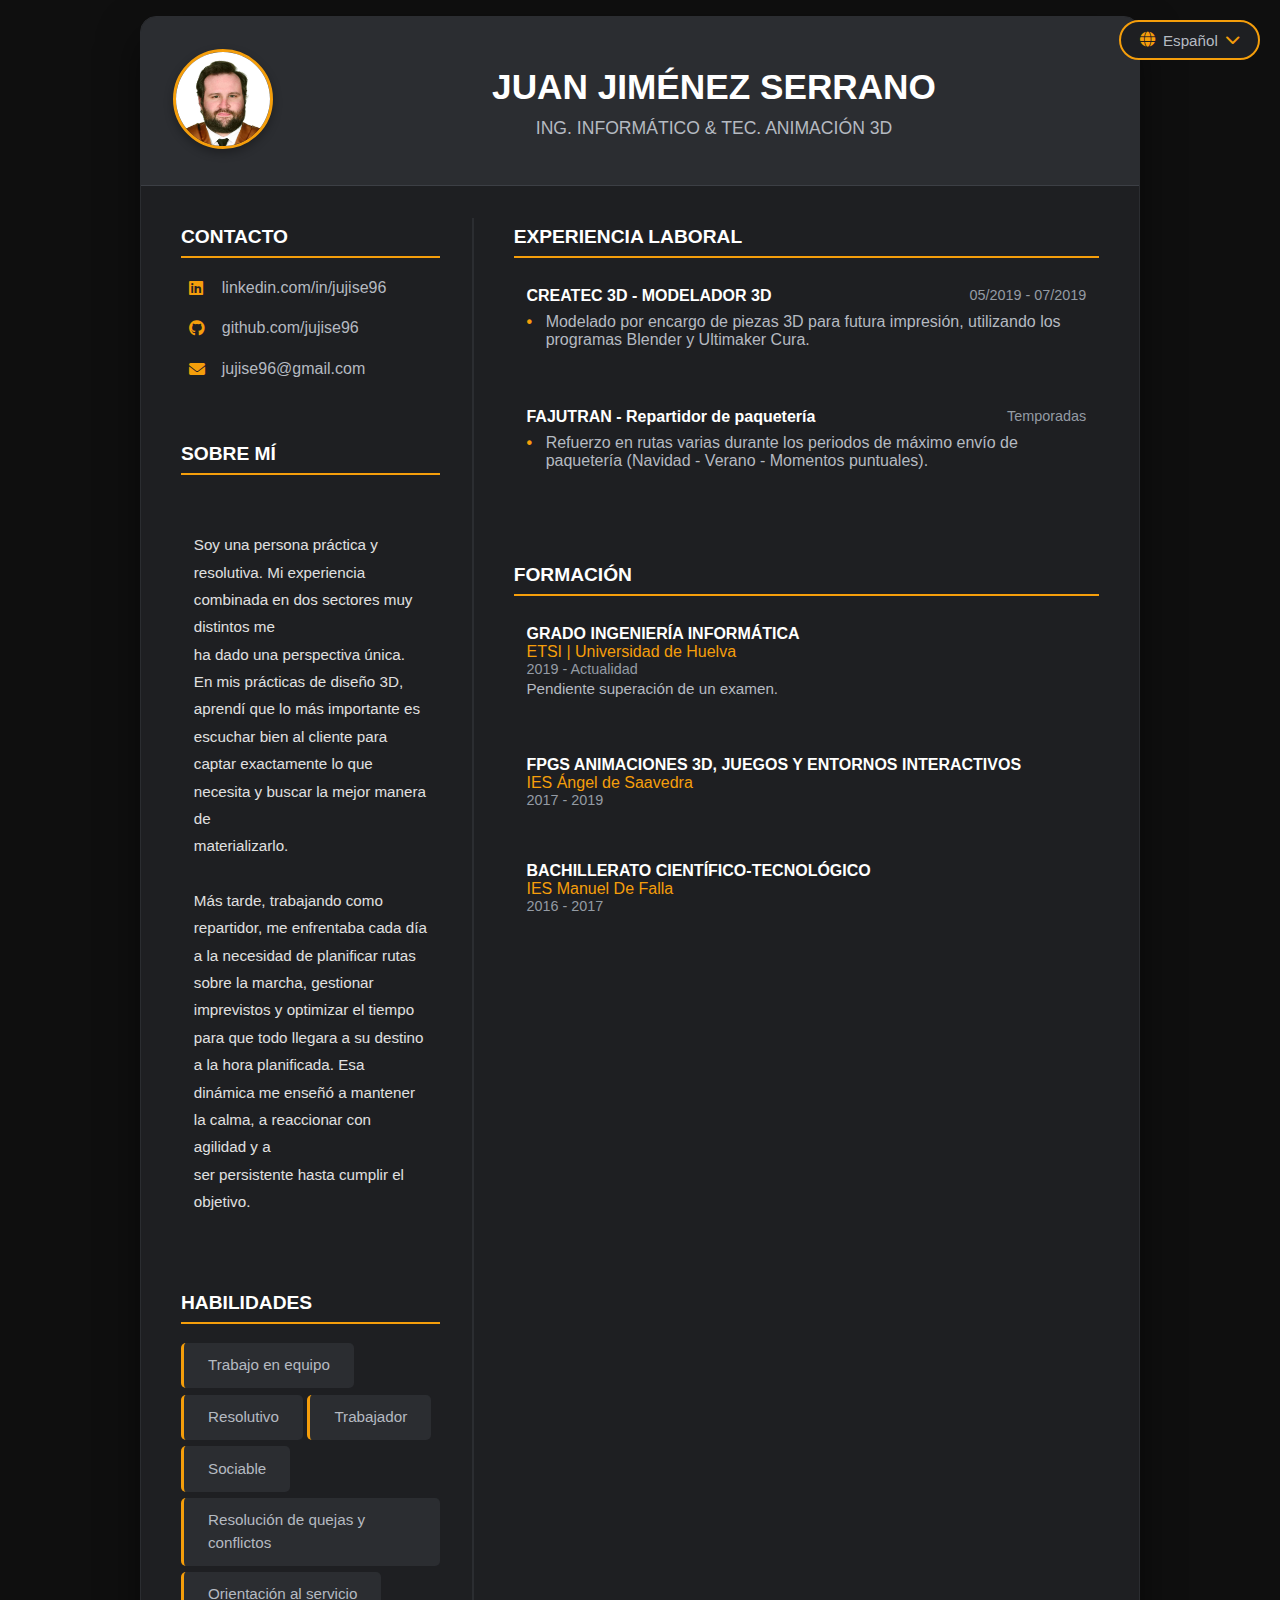
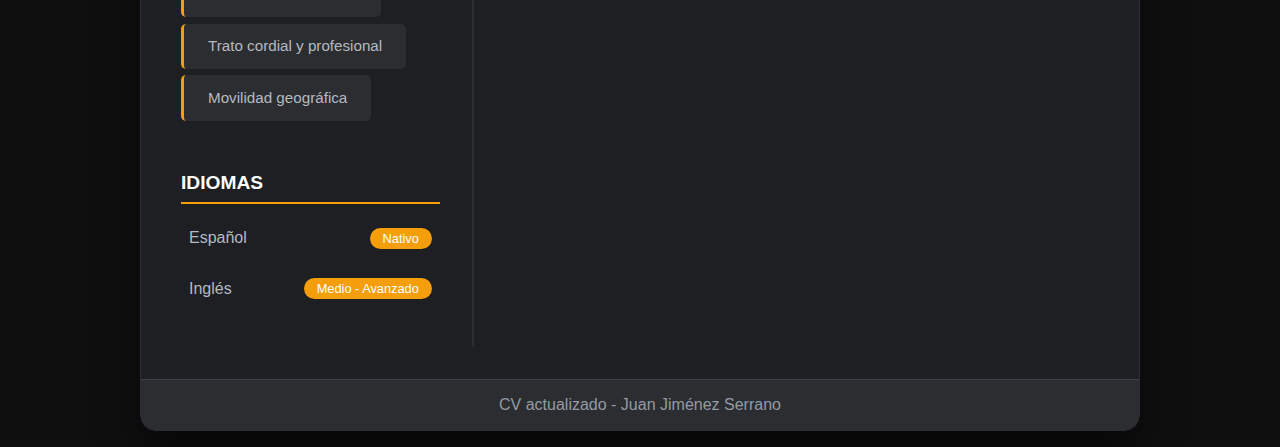
<file: index.html>
﻿<!DOCTYPE html>
<html lang="es">

<head>
    <meta charset="utf-8">
    <meta http-equiv="Content-Type" content="text/html; charset=UTF-8" />
    <meta name="viewport" content="width=device-width, initial-scale=1.0">
    <title>Juan Jiménez Serrano - CV</title>
    <link rel="stylesheet" href="styles.css">
    <link rel="stylesheet" href="https://cdnjs.cloudflare.com/ajax/libs/font-awesome/6.0.0/css/all.min.css">
</head>

<body>
    <div class="language-dropdown">
        <button class="dropdown-btn">
            <i class="fas fa-globe" style="margin-right: 0.5rem;"></i>
            <span id="selected-lang">Español</span>
            <i class="fas fa-chevron-down" style="margin-left: 0.5rem;"></i>
        </button>
        <div class="dropdown-content">
            <a href="#" onclick="changeLanguage('es'); return false;" class="lang-option" data-lang="es">
                <span class="lang-flag">🇪🇸</span> Español
            </a>
            <a href="#" onclick="changeLanguage('en'); return false;" class="lang-option" data-lang="en">
                <span class="lang-flag">🇬🇧</span> English
            </a>
        </div>
    </div>
    </div>
    <div class="cv-container">
        <header class="header-with-photo">
            <a href="habilidades.html" class="photo-link">
                <div class="photo-container">
                    <img src="Recursos/foto-perfil.jpg" alt="Juan Jiménez Serrano" class="profile-photo">
                </div>
            </a>
            <div class="header-text">
                <h1 data-es="JUAN JIMÉNEZ SERRANO" data-en="JUAN JIMÉNEZ SERRANO">JUAN JIMÉNEZ SERRANO</h1>
                <h2 data-es="ING. INFORMÁTICO & TEC. ANIMACIÓN 3D" data-en="COMPUTER ENGINEERING & 3D ANIMATION TECH">
                    ING. INFORMÁTICO & TEC. ANIMACIÓN 3D</h2>
            </div>
        </header>

        <div class="main-content">
            <!-- Left column -->
            <div class="left-column">
                <section>
                    <h3 data-es="CONTACTO" data-en="CONTACT">CONTACTO</h3>
                    <ul class="contact-list">
                        <li><i class="fab fa-linkedin"></i><a href="https://linkedin.com/in/jujise96" target="_blank"
                                rel="noopener noreferrer">linkedin.com/in/jujise96</a></li>
                        <li><i class="fab fa-github"></i><a href="https://github.com/jujise96" target="_blank"
                                rel="noopener noreferrer">github.com/jujise96</a></li>
                        <li><i class="fas fa-envelope"></i><a
                                href="mailto:jujise96@gmail.com?subject=Oportunidad%20Laboral%20-%20[EMPRESA]&body=Hola%20Juan%2C%0D%0A%0D%0AMe%20presento%2C%20soy%20[NOMBRE%20DEL%20CONTACTO]%20de%20la%20empresa%20[NOMBRE%20EMPRESA].%20Me%20pongo%20en%20contacto%20contigo%20porque%20estamos%20interesados%20en%20tu%20perfil%20y%20nos%20gustar%C3%ADa%20conocer%20tu%20disponibilidad.%0D%0A%0D%0ATe%20adjunto%20m%C3%A1s%20informaci%C3%B3n%20sobre%20la%20oportunidad%3A%0D%0A%0D%0A[DESCRIPCI%C3%93N%20DE%20LA%20OFERTA]%0D%0A%0D%0A%0D%0AUn%20saludo%2C%0D%0A[NOMBRE%20DEL%20CONTACTO]%0D%0A[TU%20CARGO]%0D%0A[TEL%C3%89FONO%20DE%20CONTACTO]">jujise96@gmail.com</a>
                        </li>
                    </ul>
                </section>

                <section>
                    <h3 data-es="SOBRE MÍ" data-en="ABOUT ME">SOBRE MÍ</h3>
                    <p class="text-block"
                        data-es="Soy una persona práctica y resolutiva. Mi experiencia combinada en dos sectores muy distintos me ha dado una perspectiva única. En mis prácticas de diseño 3D, aprendí que lo más importante es escuchar bien al cliente para captar exactamente lo que necesita y buscar la mejor manera de materializarlo.

Más tarde, trabajando como repartidor, me enfrentaba cada día a la necesidad de planificar rutas sobre la marcha, gestionar imprevistos y optimizar el tiempo para que todo llegara a su destino a la hora planificada. Esa dinámica me enseñó a mantener la calma, a reaccionar con agilidad y a ser persistente hasta cumplir el objetivo."
                        data-en="I am a practical and resourceful person. My combined experience in two very different sectors has given me a unique perspective. In my 3D design internships, I learned that the most important thing is to listen carefully to the client to capture exactly what they need and find the best way to materialize it.

Later, working as a delivery driver, I faced the daily need to plan routes on the fly, manage unforeseen events, and optimize time so that everything arrived at its destination on time. That dynamic taught me to stay calm, react quickly, and be persistent until achieving the goal.">
                        Soy una persona práctica y resolutiva. Mi experiencia combinada en dos sectores muy distintos me
                        ha dado una perspectiva única. En mis prácticas de diseño 3D, aprendí que lo más importante es
                        escuchar bien al cliente para captar exactamente lo que necesita y buscar la mejor manera de
                        materializarlo.

                        Más tarde, trabajando como repartidor, me enfrentaba cada día a la necesidad de planificar rutas
                        sobre la marcha, gestionar imprevistos y optimizar el tiempo para que todo llegara a su destino
                        a la hora planificada. Esa dinámica me enseñó a mantener la calma, a reaccionar con agilidad y a
                        ser persistente hasta cumplir el objetivo.
                    </p>
                </section>

                <section>
                    <h3 data-es="HABILIDADES" data-en="SKILLS">HABILIDADES</h3>
                    <div class="skills-grid">
                        <a href="habilidades.html?skill=equipo" class="skill-tag-link"
                            data-tooltip-es="Descubre cómo el airsoft potencia mi trabajo en equipo"
                            data-tooltip-en="Discover how airsoft enhances my teamwork">
                            <span class="skill-tag" data-es="Trabajo en equipo" data-en="Teamwork">Trabajo en
                                equipo</span>
                        </a>
                        <a href="habilidades.html?skill=resolutivo" class="skill-tag-link"
                            data-tooltip-es="Ver cómo el airsoft, Createc3D y repartidor me hacen resolutivo"
                            data-tooltip-en="See how airsoft, Createc3D, and delivery driving make me resourceful">
                            <span class="skill-tag" data-es="Resolutivo" data-en="Resourceful">Resolutivo</span>
                        </a>
                        <a href="habilidades.html?skill=trabajador" class="skill-tag-link"
                            data-tooltip-es="Mi ética de trabajo en Createc3D y como repartidor"
                            data-tooltip-en="My work ethic at Createc3D and as a delivery driver">
                            <span class="skill-tag" data-es="Trabajador" data-en="Hardworking">Trabajador</span>
                        </a>
                        <a href="habilidades.html?skill=sociable" class="skill-tag-link"
                            data-tooltip-es="Cómo el airsoft y conocer gente me hacen sociable"
                            data-tooltip-en="How airsoft and meeting people make me sociable">
                            <span class="skill-tag" data-es="Sociable" data-en="Sociable">Sociable</span>
                        </a>
                        <a href="habilidades.html?skill=conflictos" class="skill-tag-link"
                            data-tooltip-es="Mi experiencia resolviendo conflictos como repartidor"
                            data-tooltip-en="My experience resolving conflicts as a delivery driver">
                            <span class="skill-tag" data-es="Resolución de quejas y conflictos"
                                data-en="Complaint and conflict resolution">Resolución de quejas y conflictos</span>
                        </a>
                        <a href="habilidades.html?skill=servicio" class="skill-tag-link"
                            data-tooltip-es="Orientación al servicio en Createc3D y como repartidor"
                            data-tooltip-en="Customer service orientation at Createc3D and as a delivery driver">
                            <span class="skill-tag" data-es="Orientación al servicio"
                                data-en="Customer service orientation">Orientación al servicio</span>
                        </a>
                        <a href="habilidades.html?skill=trato" class="skill-tag-link"
                            data-tooltip-es="Trato cordial en Createc3D y repartidor"
                            data-tooltip-en="Friendly and professional treatment at Createc3D and as a delivery driver">
                            <span class="skill-tag" data-es="Trato cordial y profesional"
                                data-en="Friendly and professional manner">Trato cordial y profesional</span>
                        </a>
                        <a href="habilidades.html?skill=movilidad" class="skill-tag-link"
                            data-tooltip-es="Mi deseo de viajar y salir de la zona de confort"
                            data-tooltip-en="My desire to travel and leave my comfort zone">
                            <span class="skill-tag" data-es="Movilidad geográfica"
                                data-en="Geographic mobility">Movilidad geográfica</span>
                        </a>
                    </div>
                </section>

                <section>
                    <h3 data-es="IDIOMAS" data-en="LANGUAGES">IDIOMAS</h3>
                    <div class="lang-item">
                        <span data-es="Español" data-en="Spanish">Español</span>
                        <span class="lang-level" data-es="Nativo" data-en="Native">Nativo</span>
                    </div>
                    <a href="habilidades.html?skill=ingles" class="lang-link">
                        <div class="lang-item">
                            <span data-es="Inglés" data-en="English">Inglés</span>
                            <span class="lang-level" data-es="Medio - Avanzado" data-en="Intermediate - Advanced">Medio
                                - Avanzado</span>
                        </div>
                    </a>
                </section>
            </div>

            <!-- Right column -->
            <div class="right-column">
                <section>
                    <h3 data-es="EXPERIENCIA LABORAL" data-en="WORK EXPERIENCE">EXPERIENCIA LABORAL</h3>

                    <div class="card">
                        <div class="card-header">
                            <span class="card-title" data-es="CREATEC 3D - MODELADOR 3D"
                                data-en="CREATEC 3D - 3D MODELER">CREATEC 3D - MODELADOR 3D</span>
                            <span class="card-date">05/2019 - 07/2019</span>
                        </div>
                        <ul class="bullet-list">
                            <li data-es="Modelado por encargo de piezas 3D para futura impresión, utilizando los programas Blender y Ultimaker Cura."
                                data-en="Commissioned 3D modeling of parts for future printing, using Blender and Ultimaker Cura software.">
                                Modelado por encargo de piezas 3D para futura impresión, utilizando los programas
                                Blender y Ultimaker Cura.
                            </li>
                        </ul>
                    </div>

                    <div class="card">
                        <div class="card-header">
                            <span class="card-title" data-es="FAJUTRAN - Repartidor de paquetería"
                                data-en="FAJUTRAN - Delivery Driver">FAJUTRAN - Repartidor de paquetería</span>
                            <span class="card-date" data-es="Temporadas" data-en="Seasonal">Temporadas</span>
                        </div>
                        <ul class="bullet-list">
                            <li data-es="Refuerzo en rutas varias durante los periodos de máximo envío de paquetería (Navidad - Verano - Momentos puntuales)."
                                data-en="Support on various routes during peak shipping periods (Christmas - Summer - Specific times).">
                                Refuerzo en rutas varias durante los periodos de máximo envío de paquetería (Navidad -
                                Verano - Momentos puntuales).
                            </li>
                        </ul>
                    </div>
                </section>

                <section>
                    <h3 data-es="FORMACIÓN" data-en="EDUCATION">FORMACIÓN</h3>

                    <!-- Grado Ingeniería Informática - Enlace en toda la tarjeta -->
                    <a href="https://www.uhu.es/etsi/" target="_blank" rel="noopener noreferrer" class="card-link">
                        <div class="card">
                            <div class="card-title" data-es="GRADO INGENIERÍA INFORMÁTICA"
                                data-en="COMPUTER ENGINEERING DEGREE">
                                GRADO INGENIERÍA INFORMÁTICA
                            </div>
                            <div class="card-sub">ETSI | Universidad de Huelva</div>
                            <div class="card-date" data-es="2019 - Actualidad" data-en="2019 - Present">2019 -
                                Actualidad</div>
                            <p class="card-text" data-es="Pendiente superación de un examen."
                                data-en="Pending completion of one exam.">
                                Pendiente superación de un examen.
                            </p>
                        </div>
                    </a>

                    <!-- FPGS Animaciones 3D - Enlace en toda la tarjeta -->
                    <a href="https://iesangeldesaavedra.es/formacion-profesional/" target="_blank"
                        rel="noopener noreferrer" class="card-link">
                        <div class="card">
                            <div class="card-title" data-es="FPGS ANIMACIONES 3D, JUEGOS Y ENTORNOS INTERACTIVOS"
                                data-en="HIGHER EDUCATION IN 3D ANIMATIONS, GAMES AND INTERACTIVE ENVIRONMENTS">
                                FPGS ANIMACIONES 3D, JUEGOS Y ENTORNOS INTERACTIVOS
                            </div>
                            <div class="card-sub">IES Ángel de Saavedra</div>
                            <div class="card-date">2017 - 2019</div>
                        </div>
                    </a>

                    <!-- Bachillerato - Enlace en toda la tarjeta -->
                    <a href="https://iesmanueldefalla.es/" target="_blank" rel="noopener noreferrer" class="card-link">
                        <div class="card">
                            <div class="card-title" data-es="BACHILLERATO CIENTÍFICO-TECNOLÓGICO"
                                data-en="SCIENCE AND TECHNOLOGY BACCALAUREATE">
                                BACHILLERATO CIENTÍFICO-TECNOLÓGICO
                            </div>
                            <div class="card-sub">IES Manuel De Falla</div>
                            <div class="card-date">2016 - 2017</div>
                        </div>
                    </a>
                </section>
            </div>
        </div>

        <footer data-es="CV actualizado - Juan Jiménez Serrano" data-en="CV updated - Juan Jiménez Serrano">CV
            actualizado - Juan Jiménez Serrano</footer>
    </div>


</body>

</html>
</file>
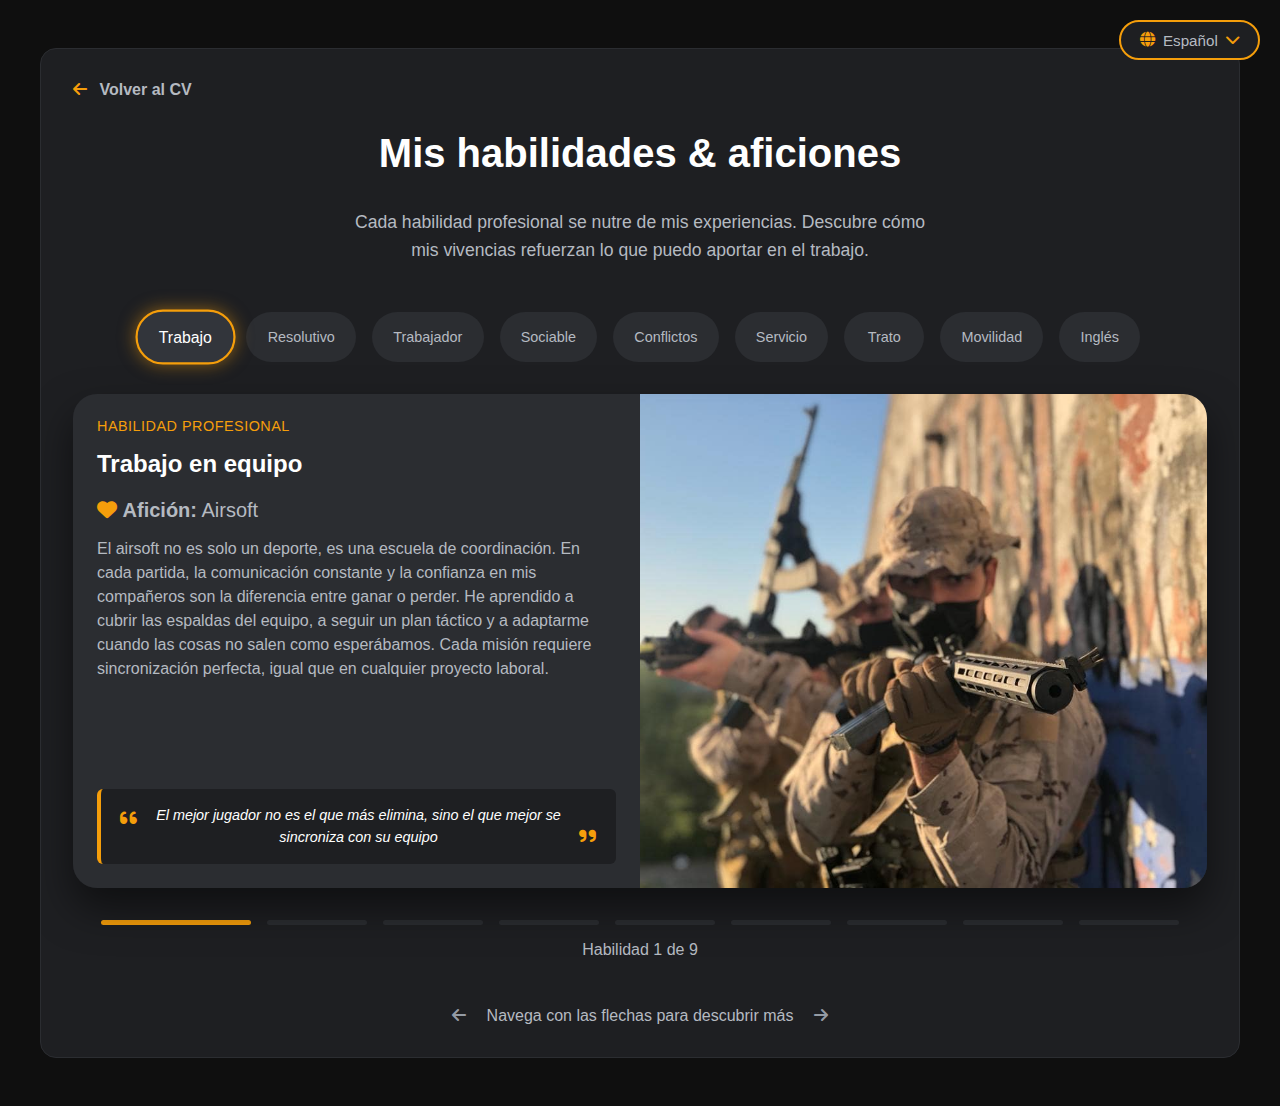
<file: habilidades.html>
<!DOCTYPE html>
<html lang="es">

<head>
    <meta charset="UTF-8">
    <meta name="viewport" content="width=device-width, initial-scale=1.0">
    <title>Juan Jiménez - Habilidades & Hobbys</title>
    <link rel="stylesheet" href="styles.css">
    <link rel="stylesheet" href="https://cdnjs.cloudflare.com/ajax/libs/font-awesome/6.0.0/css/all.min.css">
</head>

<body>
    <div class="language-dropdown">
        <button class="dropdown-btn">
            <i class="fas fa-globe" style="margin-right: 0.5rem;"></i>
            <span id="selected-lang">Español</span>
            <i class="fas fa-chevron-down" style="margin-left: 0.5rem;"></i>
        </button>
        <div class="dropdown-content">
            <a href="#" onclick="changeLanguage('es'); return false;" class="lang-option" data-lang="es">
                <span class="lang-flag">🇪🇸</span> Español
            </a>
            <a href="#" onclick="changeLanguage('en'); return false;" class="lang-option" data-lang="en">
                <span class="lang-flag">🇬🇧</span> English
            </a>
        </div>
    </div>

    <div class="skills-showcase">
        <a href="index.html" class="back-button">
            <i class="fas fa-arrow-left"></i> <span data-es="Volver al CV" data-en="Back to CV">Volver al CV</span>
        </a>

        <h1 class="skills-title" data-es="Mis habilidades & aficiones" data-en="My skills & hobbies">Mis habilidades &
            aficiones</h1>
        <p class="skills-subtitle"
            data-es="Cada habilidad profesional se nutre de mis experiencias. Descubre cómo mis vivencias refuerzan lo que puedo aportar en el trabajo."
            data-en="Each professional skill is nourished by my experiences. Discover how my experiences reinforce what I can bring to the job.">
            Cada habilidad profesional se nutre de mis experiencias. Descubre cómo mis vivencias refuerzan lo que puedo
            aportar en el trabajo.
        </p>

        <!-- Navegación por puntos (las habilidades) -->
        <div class="skills-nav" id="skillsNav"></div>

        <!-- Carrusel principal -->
        <div class="carousel-container">
            <div class="carousel" id="skillCarousel">
                <!-- SLIDE 1: Trabajo en equipo - Airsoft -->
                <div class="skill-slide">
                    <div class="slide-content">
                        <div class="slide-info">
                            <span class="skill-title" data-es="Habilidad profesional"
                                data-en="Professional skill">Habilidad profesional</span>
                            <h2 class="hobby-name" data-es="Trabajo en equipo" data-en="Teamwork">Trabajo en equipo</h2>
                            <div class="connection-text">
                                <p class="hobby-tag"><i class="fas fa-heart" style="color: #f59e0b;"></i> <strong
                                        data-es="Afición:" data-en="Hobby:">Afición:</strong> Airsoft</p>
                                <p data-es="El airsoft no es solo un deporte, es una escuela de coordinación. En cada partida, la comunicación constante y la confianza en mis compañeros son la diferencia entre ganar o perder. He aprendido a cubrir las espaldas del equipo, a seguir un plan táctico y a adaptarme cuando las cosas no salen como esperábamos. Cada misión requiere sincronización perfecta, igual que en cualquier proyecto laboral."
                                    data-en="Airsoft is not just a sport, it's a school of coordination. In each game, constant communication and trust in my teammates are the difference between winning or losing. I've learned to watch the team's back, follow a tactical plan, and adapt when things don't go as expected. Each mission requires perfect synchronization, just like in any work project.">
                                    El airsoft no es solo un deporte, es una escuela de coordinación. En cada partida,
                                    la comunicación constante y la confianza en mis compañeros son la diferencia entre
                                    ganar o perder. He aprendido a cubrir las espaldas del equipo, a seguir un plan
                                    táctico y a adaptarme cuando las cosas no salen como esperábamos. Cada misión
                                    requiere sincronización perfecta, igual que en cualquier proyecto laboral.
                                </p>
                            </div>
                            <div class="quote-box">
                                <i class="fas fa-quote-left"></i>
                                <p data-es="El mejor jugador no es el que más elimina, sino el que mejor se sincroniza con su equipo"
                                    data-en="The best player is not the one who eliminates the most, but the one who best synchronizes with their team">
                                    "El mejor jugador no es el que más elimina, sino el que mejor sincroniza con su
                                    equipo"
                                </p>
                                <i class="fas fa-quote-right"></i>
                            </div>
                        </div>
                        <div class="slide-gallery">
                            <div class="gallery-main">
                                <img src="Recursos/trabajoenequipo.jpg" alt="Airsoft - Trabajo en equipo">
                            </div>
                        </div>
                    </div>
                </div>

                <!-- SLIDE 2: Resolutivo - Airsoft, Createc3D, Repartidor -->
                <div class="skill-slide">
                    <div class="slide-content">
                        <div class="slide-info">
                            <span class="skill-title" data-es="Habilidad profesional"
                                data-en="Professional skill">Habilidad profesional</span>
                            <h2 class="hobby-name" data-es="Resolutivo" data-en="Resourceful">Resolutivo</h2>
                            <div class="connection-text">
                                <p class="hobby-tag"><i class="fas fa-briefcase" style="color: #f59e0b;"></i> <strong
                                        data-es="Experiencias:" data-en="Experiences:">Experiencias:</strong> Airsoft,
                                    Createc3D, Repartidor</p>
                                <p data-es="En el airsoft, cada partida presenta situaciones imprevistas que requieren decisiones rápidas. En Createc3D, cada encargo de modelado venía con sus propios desafíos técnicos que había que resolver sobre la marcha. Como repartidor, los cortes de tráfico, las direcciones incorrectas y los plazos ajustados me obligaban a encontrar rutas alternativas en segundos. Esta combinación me ha entrenado para mantener la calma y encontrar soluciones bajo presión."
                                    data-en="In airsoft, each game presents unforeseen situations that require quick decisions. At Createc3D, each modeling commission came with its own technical challenges that had to be solved on the fly. As a delivery driver, traffic jams, incorrect addresses, and tight deadlines forced me to find alternative routes in seconds. This combination has trained me to stay calm and find solutions under pressure.">
                                    En el airsoft, cada partida presenta situaciones imprevistas que requieren
                                    decisiones rápidas. En Createc3D, cada encargo de modelado venía con sus propios
                                    desafíos técnicos que había que resolver sobre la marcha. Como repartidor, los
                                    cortes de tráfico, las direcciones incorrectas y los plazos ajustados me obligaban a
                                    encontrar rutas alternativas en segundos. Esta combinación me ha entrenado para
                                    mantener la calma y encontrar soluciones bajo presión.
                                </p>
                            </div>
                            <div class="quote-box">
                                <i class="fas fa-quote-left"></i>
                                <p data-es="Los problemas son solo oportunidades disfrazadas de obstáculos"
                                    data-en="Problems are just opportunities disguised as obstacles">
                                    "Los problemas son solo oportunidades disfrazadas de obstáculos"
                                </p>
                                <i class="fas fa-quote-right"></i>
                            </div>
                        </div>
                        <div class="slide-gallery">
                            <div class="gallery-main">
                                <img src="Recursos/resolutivo.jpg" alt="Resolutivo">
                            </div>
                        </div>
                    </div>
                </div>

                <!-- SLIDE 3: Trabajador - Repartidor y Createc3D -->
                <div class="skill-slide">
                    <div class="slide-content">
                        <div class="slide-info">
                            <span class="skill-title" data-es="Habilidad profesional"
                                data-en="Professional skill">Habilidad profesional</span>
                            <h2 class="hobby-name" data-es="Trabajador" data-en="Hardworking">Trabajador</h2>
                            <div class="connection-text">
                                <p class="hobby-tag"><i class="fas fa-briefcase" style="color: #f59e0b;"></i> <strong
                                        data-es="Experiencias:" data-en="Experiences:">Experiencias:</strong>
                                    Repartidor, Createc3D</p>
                                <p data-es="En mis prácticas de Createc3D, aprendí que el modelado 3D requiere paciencia y dedicación: horas de trabajo minucioso para que cada pieza salga perfecta. Como repartidor en temporadas altas, las jornadas eran largas y exigentes, con cientos de paquetes que entregar contra reloj. Ambas experiencias me enseñaron que el esfuerzo constante y la perseverancia son la base para conseguir cualquier objetivo."
                                    data-en="In my internships at Createc3D, I learned that 3D modeling requires patience and dedication: hours of meticulous work so that each piece comes out perfect. As a delivery driver during peak seasons, the shifts were long and demanding, with hundreds of packages to deliver against the clock. Both experiences taught me that constant effort and perseverance are the foundation for achieving any goal.">
                                    En mis prácticas de Createc3D, aprendí que el modelado 3D requiere paciencia y
                                    dedicación: horas de trabajo minucioso para que cada pieza salga perfecta. Como
                                    repartidor en temporadas altas, las jornadas eran largas y exigentes, con cientos de
                                    paquetes que entregar contra reloj. Ambas experiencias me enseñaron que el esfuerzo
                                    constante y la perseverancia son la base para conseguir cualquier objetivo.
                                </p>
                            </div>
                            <div class="quote-box">
                                <i class="fas fa-quote-left"></i>
                                <p data-es="El éxito no llega por casualidad, llega por trabajo constante"
                                    data-en="Success doesn't come by chance, it comes through constant work">
                                    "El éxito no llega por casualidad, llega por trabajo constante"
                                </p>
                                <i class="fas fa-quote-right"></i>
                            </div>
                        </div>
                        <div class="slide-gallery">
                            <div class="gallery-main">
                                <img src="Recursos/trabajador.jpg" alt="Trabajador">
                            </div>
                        </div>
                    </div>
                </div>

                <!-- SLIDE 4: Sociable - Airsoft, Repartidor, Conocer gente -->
                <div class="skill-slide">
                    <div class="slide-content">
                        <div class="slide-info">
                            <span class="skill-title" data-es="Habilidad profesional"
                                data-en="Professional skill">Habilidad profesional</span>
                            <h2 class="hobby-name" data-es="Sociable" data-en="Sociable">Sociable</h2>
                            <div class="connection-text">
                                <p class="hobby-tag"><i class="fas fa-heart" style="color: #f59e0b;"></i> <strong
                                        data-es="Afición:" data-en="Hobby:">Afición:</strong> Airsoft, Repartidor,
                                    Conocer gente</p>
                                <p data-es="El airsoft me ha permitido conocer a personas de diferentes ámbitos y edades, todas unidas por una pasión común. Como repartidor, cada día interactuaba con decenas de clientes diferentes, aprendiendo a adaptar mi comunicación a cada persona. Pero sobre todo, siempre he disfrutado conociendo gente nueva, escuchando sus historias y compartiendo experiencias. Para mí, cada persona es una oportunidad de aprender algo nuevo."
                                    data-en="Airsoft has allowed me to meet people from different backgrounds and ages, all united by a common passion. As a delivery driver, I interacted with dozens of different clients every day, learning to adapt my communication to each person. But above all, I have always enjoyed meeting new people, listening to their stories, and sharing experiences. For me, each person is an opportunity to learn something new.">
                                    El airsoft me ha permitido conocer a personas de diferentes ámbitos y edades, todas
                                    unidas por una pasión común. Como repartidor, cada día interactuaba con decenas de
                                    clientes diferentes, aprendiendo a adaptar mi comunicación a cada persona. Pero
                                    sobre todo, siempre he disfrutado conociendo gente nueva, escuchando sus historias y
                                    compartiendo experiencias. Para mí, cada persona es una oportunidad de aprender algo
                                    nuevo.
                                </p>
                            </div>
                            <div class="quote-box">
                                <i class="fas fa-quote-left"></i>
                                <p data-es="Cada persona que conoces sabe algo que tú ignoras"
                                    data-en="Every person you meet knows something you don't">
                                    "Cada persona que conoces sabe algo que tú ignoras"
                                </p>
                                <i class="fas fa-quote-right"></i>
                            </div>
                        </div>
                        <div class="slide-gallery">
                            <div class="gallery-main">
                                <img src="Recursos/sociable.jpg" alt="Sociable">
                            </div>
                        </div>
                    </div>
                </div>

                <!-- SLIDE 5: Resolución de quejas y conflictos - Repartidor -->
                <div class="skill-slide">
                    <div class="slide-content">
                        <div class="slide-info">
                            <span class="skill-title" data-es="Habilidad profesional"
                                data-en="Professional skill">Habilidad profesional</span>
                            <h2 class="hobby-name" data-es="Resolución de quejas y conflictos"
                                data-en="Complaint and conflict resolution">Resolución de quejas y conflictos</h2>
                            <div class="connection-text">
                                <p class="hobby-tag"><i class="fas fa-briefcase" style="color: #f59e0b;"></i> <strong
                                        data-es="Experiencia:" data-en="Experience:">Experiencia:</strong> Repartidor
                                </p>
                                <p data-es="Como repartidor, no solo entregaba paquetes, también era la cara visible de la empresa. Cuando un paquete llegaba tarde, dañado o simplemente el cliente estaba insatisfecho, era mi responsabilidad escuchar, empatizar y buscar una solución. Aprendí que la mayoría de los conflictos se resuelven con escucha activa, honestidad y voluntad de ayudar. Mantener la calma cuando alguien está enfadado es una habilidad que he desarrollado y que aplico en cualquier ámbito."
                                    data-en="As a delivery driver, I didn't just deliver packages, I was also the face of the company. When a package arrived late, damaged, or the customer was simply dissatisfied, it was my responsibility to listen, empathize, and find a solution. I learned that most conflicts are resolved with active listening, honesty, and willingness to help. Staying calm when someone is angry is a skill I have developed and apply in any area.">
                                    Como repartidor, no solo entregaba paquetes, también era la cara visible de la
                                    empresa. Cuando un paquete llegaba tarde, dañado o simplemente el cliente estaba
                                    insatisfecho, era mi responsabilidad escuchar, empatizar y buscar una solución.
                                    Aprendí que la mayoría de los conflictos se resuelven con escucha activa, honestidad
                                    y voluntad de ayudar. Mantener la calma cuando alguien está enfadado es una
                                    habilidad que he desarrollado y que aplico en cualquier ámbito.
                                </p>
                            </div>
                            <div class="quote-box">
                                <i class="fas fa-quote-left"></i>
                                <p data-es="Detrás de cada queja hay una oportunidad para mejorar"
                                    data-en="Behind every complaint there is an opportunity to improve">
                                    "Detrás de cada queja hay una oportunidad para mejorar"
                                </p>
                                <i class="fas fa-quote-right"></i>
                            </div>
                        </div>
                        <div class="slide-gallery">
                            <div class="gallery-main">
                                <img src="Recursos/conflictos.jpg" alt="Resolución de conflictos">
                            </div>
                        </div>
                    </div>
                </div>

                <!-- SLIDE 6: Orientación al servicio - Repartidor, Createc3D -->
                <div class="skill-slide">
                    <div class="slide-content">
                        <div class="slide-info">
                            <span class="skill-title" data-es="Habilidad profesional"
                                data-en="Professional skill">Habilidad profesional</span>
                            <h2 class="hobby-name" data-es="Orientación al servicio"
                                data-en="Customer service orientation">Orientación al servicio</h2>
                            <div class="connection-text">
                                <p class="hobby-tag"><i class="fas fa-briefcase" style="color: #f59e0b;"></i> <strong
                                        data-es="Experiencias:" data-en="Experiences:">Experiencias:</strong>
                                    Repartidor, Createc3D</p>
                                <p data-es="En Createc3D, cada pieza que modelaba era para un cliente con una necesidad concreta. Aprendí a escuchar atentamente sus requerimientos y a traducirlos en modelos 3D que cumplieran sus expectativas. Como repartidor, el cliente era el centro de todo: había que asegurarse de que el paquete llegara en perfecto estado y en el plazo prometido. Ambas experiencias me enseñaron que el verdadero servicio consiste en anticiparse a las necesidades del cliente."
                                    data-en="At Createc3D, each piece I modeled was for a client with a specific need. I learned to listen carefully to their requirements and translate them into 3D models that met their expectations. As a delivery driver, the customer was the center of everything: you had to make sure the package arrived in perfect condition and within the promised timeframe. Both experiences taught me that true service consists of anticipating the client's needs.">
                                    En Createc3D, cada pieza que modelaba era para un cliente con una necesidad
                                    concreta. Aprendí a escuchar atentamente sus requerimientos y a traducirlos en
                                    modelos 3D que cumplieran sus expectativas. Como repartidor, el cliente era el
                                    centro de todo: había que asegurarse de que el paquete llegara en perfecto estado y
                                    en el plazo prometido. Ambas experiencias me enseñaron que el verdadero servicio
                                    consiste en anticiparse a las necesidades del cliente.
                                </p>
                            </div>
                            <div class="quote-box">
                                <i class="fas fa-quote-left"></i>
                                <p data-es="El mejor servicio es el que supera las expectativas del cliente"
                                    data-en="The best service is one that exceeds the client's expectations">
                                    "El mejor servicio es el que supera las expectativas del cliente"
                                </p>
                                <i class="fas fa-quote-right"></i>
                            </div>
                        </div>
                        <div class="slide-gallery">
                            <div class="gallery-main">
                                <img src="Recursos/servicio.jpg" alt="Orientación al servicio">
                            </div>
                        </div>
                    </div>
                </div>

                <!-- SLIDE 7: Trato cordial y profesional - Createc3D, Repartidor -->
                <div class="skill-slide">
                    <div class="slide-content">
                        <div class="slide-info">
                            <span class="skill-title" data-es="Habilidad profesional"
                                data-en="Professional skill">Habilidad profesional</span>
                            <h2 class="hobby-name" data-es="Trato cordial y profesional"
                                data-en="Friendly and professional manner">Trato cordial y profesional</h2>
                            <div class="connection-text">
                                <p class="hobby-tag"><i class="fas fa-briefcase" style="color: #f59e0b;"></i> <strong
                                        data-es="Experiencias:" data-en="Experiences:">Experiencias:</strong> Createc3D,
                                    Repartidor</p>
                                <p data-es="En Createc3D, el trato con los clientes requería un equilibrio entre cercanía y profesionalidad: entender sus necesidades sin perder el rigor técnico. Como repartidor, cada entrega era una oportunidad para dejar una buena impresión, con una sonrisa y trato amable, incluso en los días más difíciles. He aprendido que la cortesía no está reñida con la eficiencia, y que un trato cordial abre muchas puertas."
                                    data-en="At Createc3D, dealing with clients required a balance between closeness and professionalism: understanding their needs without losing technical rigor. As a delivery driver, each delivery was an opportunity to leave a good impression, with a smile and friendly treatment, even on the most difficult days. I have learned that courtesy is not at odds with efficiency, and that a cordial manner opens many doors.">
                                    En Createc3D, el trato con los clientes requería un equilibrio entre cercanía y
                                    profesionalidad: entender sus necesidades sin perder el rigor técnico. Como
                                    repartidor, cada entrega era una oportunidad para dejar una buena impresión, con una
                                    sonrisa y trato amable, incluso en los días más difíciles. He aprendido que la
                                    cortesía no está reñida con la eficiencia, y que un trato cordial abre muchas
                                    puertas.
                                </p>
                            </div>
                            <div class="quote-box">
                                <i class="fas fa-quote-left"></i>
                                <p data-es="La amabilidad es el lenguaje que todos entienden"
                                    data-en="Kindness is the language everyone understands">
                                    "La amabilidad es el lenguaje que todos entienden"
                                </p>
                                <i class="fas fa-quote-right"></i>
                            </div>
                        </div>
                        <div class="slide-gallery">
                            <div class="gallery-main">
                                <img src="Recursos/trato.jpg" alt="Trato cordial">
                            </div>
                        </div>
                    </div>
                </div>

                <!-- SLIDE 8: Movilidad geográfica - Disponibilidad y deseo -->
                <div class="skill-slide">
                    <div class="slide-content">
                        <div class="slide-info">
                            <span class="skill-title" data-es="Habilidad profesional"
                                data-en="Professional skill">Habilidad profesional</span>
                            <h2 class="hobby-name" data-es="Movilidad geográfica" data-en="Geographic mobility">
                                Movilidad geográfica</h2>
                            <div class="connection-text">
                                <p class="hobby-tag"><i class="fas fa-globe" style="color: #f59e0b;"></i> <strong
                                        data-es="Actitud:" data-en="Attitude:">Actitud:</strong> Disponibilidad y deseo
                                </p>
                                <p data-es="No solo estoy disponible para desplazarme, sino que tengo un verdadero deseo de hacerlo. Creo que salir de la zona de confort es la mejor manera de crecer, tanto personal como profesionalmente. Conocer nuevas culturas, adaptarse a diferentes entornos y aprender de otras formas de trabajar son experiencias que busco activamente. Estoy preparado para integrarme en cualquier equipo, en cualquier lugar, y aportar mi granito de arena."
                                    data-en="I am not only available to relocate, but I have a real desire to do so. I believe that leaving the comfort zone is the best way to grow, both personally and professionally. Getting to know new cultures, adapting to different environments, and learning from other ways of working are experiences I actively seek. I am prepared to integrate into any team, anywhere, and contribute my grain of sand.">
                                    No solo estoy disponible para desplazarme, sino que tengo un verdadero deseo de
                                    hacerlo. Creo que salir de la zona de confort es la mejor manera de crecer, tanto
                                    personal como profesionalmente. Conocer nuevas culturas, adaptarse a diferentes
                                    entornos y aprender de otras formas de trabajar son experiencias que busco
                                    activamente. Estoy preparado para integrarme en cualquier equipo, en cualquier
                                    lugar, y aportar mi granito de arena.
                                </p>
                            </div>
                            <div class="quote-box">
                                <i class="fas fa-quote-left"></i>
                                <p data-es="La zona de confort es un lugar maravilloso, pero nunca crece nada allí"
                                    data-en="The comfort zone is a wonderful place, but nothing ever grows there">
                                    "La zona de confort es un lugar maravilloso, pero nunca crece nada allí"
                                </p>
                                <i class="fas fa-quote-right"></i>
                            </div>
                        </div>
                        <div class="slide-gallery">
                            <div class="gallery-main">
                                <img src="Recursos/movilidad.jpg" alt="Movilidad geográfica">
                            </div>
                        </div>
                    </div>
                </div>

                <!-- SLIDE 9: Inglés - Comunicación en videojuegos online -->
                <div class="skill-slide">
                    <div class="slide-content">
                        <div class="slide-info">
                            <span class="skill-title" data-es="Idioma" data-en="Language">Idioma</span>
                            <h2 class="hobby-name" data-es="Inglés" data-en="English">Inglés</h2>
                            <div class="connection-text">
                                <p class="hobby-tag"><i class="fas fa-gamepad" style="color: #f59e0b;"></i> <strong
                                        data-es="Afición:" data-en="Hobby:">Afición:</strong> Videojuegos online</p>
                                <p data-es="En los videojuegos online, el inglés es la lengua franca. He pasado decenas de horas coordinándome con compañeros de todo el mundo: desde planificar estrategias en shooters tácticos hasta negociar alianzas en juegos de rol multijugador. Esta experiencia me ha obligado a desenvolverme en inglés en tiempo real, entendiendo y haciéndome entender en situaciones de alta presión donde la comunicación clara marca la diferencia entre ganar o perder. He aprendido vocabulario técnico, coloquial y, sobre todo, a perder el miedo a hablar y expresarme en inglés."
                                    data-en="In online video games, English is the lingua franca. I have spent dozens of hours coordinating with teammates from all over the world: from planning strategies in tactical shooters to negotiating alliances in multiplayer role-playing games. This experience has forced me to function in English in real-time, understanding and making myself understood in high-pressure situations where clear communication makes the difference between winning or losing. I have learned technical and colloquial vocabulary and, above all, to lose the fear of speaking and expressing myself in English.">
                                    En los videojuegos online, el inglés es la lengua franca. He pasado decenas de horas
                                    coordinándome con compañeros de todo el mundo: desde planificar estrategias en
                                    shooters tácticos hasta negociar alianzas en juegos de rol multijugador. Esta
                                    experiencia me ha obligado a desenvolverme en inglés en tiempo real, entendiendo y
                                    haciéndome entender en situaciones de alta presión donde la comunicación clara marca
                                    la diferencia entre ganar o perder. He aprendido vocabulario técnico, coloquial y,
                                    sobre todo, a perder el miedo a hablar y expresarme en inglés.
                                </p>
                            </div>
                            <div class="quote-box">
                                <i class="fas fa-quote-left"></i>
                                <p data-es="El inglés no lo aprendí en un libro, lo aprendí coordinando ataques con jugadores de todo el mundo"
                                    data-en="I didn't learn English from a book, I learned it coordinating attacks with players from all over the world">
                                    "El inglés no lo aprendí en un libro, lo aprendí coordinando ataques con jugadores
                                    de todo el mundo"
                                </p>
                                <i class="fas fa-quote-right"></i>
                            </div>
                        </div>
                        <div class="slide-gallery">
                            <div class="gallery-main">
                                <img src="Recursos/ingles.jpg" alt="Inglés - Videojuegos online">
                            </div>
                        </div>
                    </div>
                </div>
            </div>

            <!-- Flechas de navegación -->
            <div class="nav-arrow prev" onclick="moveSlide(-1)">
                <i class="fas fa-chevron-left"></i>
            </div>
            <div class="nav-arrow next" onclick="moveSlide(1)">
                <i class="fas fa-chevron-right"></i>
            </div>
        </div>

        <!-- Indicadores de progreso -->
        <div class="slide-indicators" id="slideIndicators"></div>

        <div class="slide-number" id="slideNumber">
            <span data-es="Habilidad" data-en="Skill">Habilidad</span> 1 <span data-es="de" data-en="of">de</span> 9
        </div>

        <div class="skills-footer">
            <i class="fas fa-arrow-left"></i>
            <span data-es="Navega con las flechas para descubrir más"
                data-en="Navigate with the arrows to discover more">Navega con las flechas para descubrir más</span>
            <i class="fas fa-arrow-right"></i>
        </div>
    </div>

    <script src="scripts.js"></script>
</body>

</html>
</file>
<file: styles.css>
/* ===== ESTILOS BASE ===== */
* {
    margin: 0;
    padding: 0;
    box-sizing: border-box;
    font-family: -apple-system, BlinkMacSystemFont, 'Segoe UI', sans-serif;
}

body {
    background: #0f0f0f;
    min-height: 100vh;
    padding: 1rem;
    display: flex;
    justify-content: center;
    align-items: center;
}

/* Tipografía base */
h1 {
    font-size: 2.2rem;
    margin-bottom: 0.3rem;
}

h2 {
    font-size: 1.1rem;
    color: #b5bac1;
    font-weight: 400;
}

h3 {
    color: white;
    font-size: 1.2rem;
    margin-bottom: 1rem;
    padding-bottom: 0.5rem;
    border-bottom: 2px solid #f59e0b;
}

p,
li,
span {
    color: #b5bac1;
}

a {
    color: #b5bac1;
    text-decoration: none;
    transition: 0.2s;
}

    a:hover {
        color: #f59e0b;
    }

ul {
    list-style: none;
}

/* ===== ESTRUCTURA PRINCIPAL ===== */
.cv-container {
    max-width: 1000px;
    width: 100%;
    background: #1e1f22;
    border-radius: 16px;
    box-shadow: 0 20px 40px rgba(0, 0, 0, 0.5);
    overflow: hidden;
    border: 1px solid #2b2d31;
}

/* Header con foto */
.header-with-photo {
    background: #2b2d31;
    color: white;
    padding: 2rem;
    border-bottom: 1px solid #3c3f45;
    transition: 0.3s;
    display: flex;
    align-items: center;
    gap: 3rem;
}

.header-text {
    flex-grow: 1;
    display: flex;
    flex-direction: column;
    text-align: center;
    justify-content: center;
    line-height: 1.4;
    height: 100%;
    padding: 0.5rem 0;
}

    .header-text h1 {
        font-size: 2.2rem;
        margin: 0 0 0.2rem 0;
    }

    .header-text h2 {
        font-size: 1.1rem;
        color: #b5bac1;
        font-weight: 400;
        margin: 0;
    }


.header-with-photo:hover {
    background: #32353b;
    box-shadow: 0 4px 15px rgba(0, 0, 0, 0.3);
}

.photo-container {
    flex-shrink: 0;
}

.profile-photo {
    width: 100px;
    height: 100px;
    border-radius: 50%;
    object-fit: cover;
    border: 3px solid #f59e0b;
    transition: 0.3s;
    box-shadow: 0 4px 10px rgba(0, 0, 0, 0.3);
}

    .profile-photo:hover {
        transform: scale(1.05);
        border-color: #fbb24c;
        box-shadow: 0 6px 15px rgba(245, 158, 11, 0.4);
    }

.header-text {
    flex-grow: 1;
    display: flex;
    flex-direction: column;
    justify-content: center;
    line-height: 1.4;
}

    .header-text h1 {
        font-size: 2.2rem;
        margin-bottom: 0.3rem;
    }

    .header-text h2 {
        font-size: 1.1rem;
        color: #b5bac1;
        font-weight: 400;
        margin: 0;
    }

/* Layout */
.main-content {
    display: grid;
    grid-template-columns: 1fr 2fr;
    gap: 2rem;
    padding: 2rem;
}

.left-column {
    border-right: 2px solid #2b2d31;
    padding-right: 1.5rem;
    transition: 0.3s;
}

    .left-column:hover {
        border-right-color: #f59e0b;
    }

/* ===== SECCIONES ===== */
section {
    margin-bottom: 2rem;
    padding: 0.5rem;
    border-radius: 8px;
    transition: 0.3s;
}

    section:hover {
        background: rgba(245, 158, 11, 0.05);
        transform: translateX(5px);
        box-shadow: -5px 0 10px rgba(0, 0, 0, 0.2);
    }

        section:hover h3 {
            letter-spacing: 1px;
        }

/* ===== COMPONENTES ===== */
.text-block {
    white-space: pre-line;
    line-height: 1.8;
    /* Aumentado para mejor legibilidad */
    margin-bottom: 1rem;
    text-align: left;
    /* Cambiado de justify a left */
    padding: 0.8rem;
    /* Un poco más de padding */
    border-radius: 8px;
    transition: 0.3s;
    font-size: 0.95rem;
    color: #e0e0e0;
    /* Un poco más claro que el texto normal */
}

    .text-block:hover {
        background: #2b2d31;
        transform: scale(1.01);
        color: white;
        box-shadow: 0 2px 8px rgba(0, 0, 0, 0.3);
    }

    .text-block p {
        margin-bottom: 1rem;
    }

        .text-block p:last-child {
            margin-bottom: 0;
        }

/* Contacto */
.contact-list li {
    margin-bottom: 0.8rem;
    display: flex;
    align-items: center;
    gap: 0.8rem;
    padding: 0.3rem 0.5rem;
    border-radius: 5px;
    transition: 0.2s;
}

    .contact-list li:hover {
        background: #2b2d31;
        transform: translateX(8px);
        color: white;
    }

.contact-list i {
    color: #f59e0b;
    width: 20px;
    transition: 0.2s;
}

.contact-list li:hover i {
    transform: scale(1.2);
}

/* Skills */
skills-grid {
    display: flex;
    flex-wrap: wrap;
    gap: 0.5rem;
}

.skill-tag {
    background: #2b2d31;
    padding: 0.7rem 1.5rem;
    border-radius: 5px;
    border-left: 3px solid #f59e0b;
    transition: 0.3s;
    cursor: default;
    display: inline-block;
    white-space: normal;
    word-break: break-word;
    max-width: 100%;
    line-height: 1.5;
    font-size: 0.95rem;
    margin: 0.2rem 0;
}

    .skill-tag:hover {
        transform: scale(1.05) translateY(-2px);
        background: #32353b;
        color: white;
        border-left-width: 5px;
        box-shadow: 0 5px 15px rgba(245, 158, 11, 0.3);
        z-index: 10;
    }

/* Idiomas */
.lang-item {
    display: flex;
    justify-content: space-between;
    align-items: center;
    margin-bottom: 0.8rem;
    padding: 0.5rem;
    border-radius: 8px;
    transition: 0.3s;
}

    .lang-item:hover {
        background: #2b2d31;
        transform: scale(1.02);
        box-shadow: 0 2px 8px rgba(0, 0, 0, 0.3);
    }

.lang-level {
    background: #f59e0b;
    color: white;
    padding: 0.2rem 0.8rem;
    border-radius: 20px;
    font-size: 0.8rem;
    transition: 0.3s;
}

.lang-item:hover .lang-level {
    background: #fbb24c;
    transform: scale(1.1);
}

/* Enlace de idioma */
.lang-link {
    text-decoration: none;
    display: block;
    transition: 0.3s;
    border-radius: 8px;
}

    .lang-link:hover {
        background: #2b2d31;
        transform: scale(1.02);
        box-shadow: 0 2px 8px rgba(0, 0, 0, 0.3);
    }

        .lang-link:hover .lang-level {
            background: #fbb24c;
            transform: scale(1.1);
        }

    .lang-link .lang-item {
        margin-bottom: 0;
        transition: 0.3s;
    }

    .lang-link:hover .lang-item {
        background: transparent;
    }

/* Cards */
.card {
    margin-bottom: 1.8rem;
    padding: 0.8rem;
    border-radius: 8px;
    transition: 0.3s;
}

    .card:hover {
        background: #2b2d31;
        transform: scale(1.02);
        box-shadow: 0 4px 12px rgba(0, 0, 0, 0.3);
    }

.card-header {
    display: flex;
    justify-content: space-between;
    margin-bottom: 0.5rem;
    flex-wrap: wrap;
}

.card-title {
    font-weight: 600;
    color: white;
    transition: 0.2s;
}

.card:hover .card-title {
    color: #f59e0b;
}

.card-sub {
    color: #f59e0b;
    transition: 0.2s;
}

.card:hover .card-sub {
    color: #fbb24c;
}

.card-date {
    color: #949ba4;
    font-size: 0.9rem;
}

.card-text {
    line-height: 1.6;
    font-size: 0.95rem;
}

/* Lista con viñetas */
.bullet-list {
    margin-top: 0.5rem;
}

    .bullet-list li {
        margin-bottom: 0.3rem;
        padding-left: 1.2rem;
        position: relative;
        transition: 0.2s;
    }

        .bullet-list li:hover {
            color: white;
            transform: translateX(5px);
        }

        .bullet-list li::before {
            content: "•";
            color: #f59e0b;
            font-weight: bold;
            position: absolute;
            left: 0;
            transition: 0.2s;
        }

        .bullet-list li:hover::before {
            transform: scale(1.5);
            color: #fbb24c;
        }


/* Enlaces de habilidades */
.skill-tag-link {
    position: relative;
    text-decoration: none;
    display: inline-block;
    max-width: 100%;
}

    .skill-tag-link::after {
        content: attr(data-tooltip);
        position: absolute;
        bottom: 110%;
        left: 50%;
        transform: translateX(-50%);
        background: #f59e0b;
        color: #0f0f0f;
        font-size: 0.8rem;
        font-weight: 500;
        padding: 0.5rem 1rem;
        border-radius: 20px;
        white-space: nowrap;
        opacity: 0;
        visibility: hidden;
        transition: opacity 0.3s ease, visibility 0.3s ease, transform 0.3s ease;
        box-shadow: 0 4px 10px rgba(0, 0, 0, 0.3);
        z-index: 100;
        pointer-events: none;
        min-width: 200px;
        white-space: normal;
        text-align: center;
        line-height: 1.4;
    }

    .skill-tag-link:hover::after {
        opacity: 1;
        visibility: visible;
        transform: translateX(-50%) translateY(-5px);
    }

    .skill-tag-link::before {
        content: '';
        position: absolute;
        bottom: 105%;
        left: 50%;
        transform: translateX(-50%);
        border-width: 6px;
        border-style: solid;
        border-color: #f59e0b transparent transparent transparent;
        opacity: 0;
        visibility: hidden;
        transition: opacity 0.3s ease, visibility 0.3s ease;
        z-index: 100;
        pointer-events: none;
    }

    .skill-tag-link:hover::before {
        opacity: 1;
        visibility: visible;
    }

    .skill-tag-link:hover {
        text-decoration: none;
    }

    .skill-tag-link:visited .skill-tag {
        color: #b5bac1;
    }

/* ===== ESTILOS PARA HABILIDADES.HTML ===== */
.skills-showcase {
    max-width: 1200px;
    margin: 2rem auto;
    padding: 2rem;
    background: #1e1f22;
    border-radius: 16px;
    border: 1px solid #2b2d31;
    width: 100%;
    overflow-x: hidden;
}

/* ===== CONOCIMIENTOS TÉCNICOS ===== */
.skills-category {
    margin-bottom: 2rem;
}

    .skills-category h4 {
        color: #f59e0b !important;
        font-size: 1.1rem !important;
        margin-bottom: 1rem !important;
        padding-left: 0.5rem !important;
        border-left: 3px solid #f59e0b !important;
    }

    .skills-category .skills-grid {
        margin-left: 0.5rem;
    }


/* ===== ENLACES DE CONOCIMIENTOS TÉCNICOS (SIN TOOLTIP) ===== */
.tech-link {
    position: relative;
    text-decoration: none;
    display: inline-block;
    max-width: 100%;
}

    .tech-link:hover {
        text-decoration: none;
    }

    .tech-link:visited .skill-tag {
        color: #b5bac1;
    }

    /* Anular los pseudo-elementos del tooltip */
    .tech-link::after,
    .tech-link::before {
        display: none !important;
        content: none !important;
    }

    /* Mantener el efecto hover de la etiqueta pero sin tooltip */
    .tech-link:hover .skill-tag {
        transform: scale(1.05) translateY(-2px);
        background: #32353b;
        color: white;
        border-left-width: 5px;
        box-shadow: 0 5px 15px rgba(245, 158, 11, 0.3);
        z-index: 10;
    }

/* Ajuste para móvil */
@media (max-width: 768px) {
    .skills-category h4 {
        font-size: 1rem;
        margin-bottom: 0.8rem;
    }
}

.back-button {
    display: inline-block;
    margin-bottom: 2rem;
    color: #f59e0b;
    text-decoration: none;
    font-weight: bold;
    transition: 0.3s;
}

    .back-button:hover {
        transform: translateX(-5px);
        color: #fbb24c;
    }

    .back-button i {
        margin-right: 0.5rem;
    }

.skills-title {
    color: white;
    text-align: center;
    margin-bottom: 2rem;
    font-size: 2.5rem;
}

.skills-subtitle {
    color: #b5bac1;
    text-align: center;
    max-width: 600px;
    margin: 0 auto 3rem;
    font-size: 1.1rem;
    line-height: 1.6;
}

/* Navegación por puntos */
.skills-nav {
    display: flex;
    justify-content: center;
    gap: 1rem;
    margin-bottom: 2rem;
    flex-wrap: wrap;
}

.skill-dot {
    min-width: 80px;
    /* Ancho mínimo en lugar de ancho fijo */
    height: 50px;
    /* Altura reducida */
    border-radius: 25px;
    /* Bordes redondeados (la mitad de la altura) */
    background: #2b2d31;
    border: 2px solid transparent;
    cursor: pointer;
    transition: 0.3s;
    display: flex;
    align-items: center;
    justify-content: center;
    font-size: 0.9rem;
    /* Texto un poco más grande */
    text-align: center;
    color: #b5bac1;
    padding: 0 1.2rem;
    /* Padding horizontal para que el texto respire */
    white-space: nowrap;
    /* Evita que el texto se parta en varias líneas */
}

    .skill-dot.active {
        border-color: #f59e0b;
        background: #32353b;
        color: white;
        transform: scale(1.1);
        box-shadow: 0 0 15px rgba(245, 158, 11, 0.5);
    }

    .skill-dot:hover {
        background: #3c3f45;
        color: white;
    }

/* Carrusel */
.carousel-container {
    position: relative;
    margin: 2rem 0;
    border-radius: 24px;
    overflow: hidden;
    box-shadow: 0 20px 40px rgba(0, 0, 0, 0.5);
    width: 100%;
}

.carousel {
    display: flex;
    transition: transform 0.5s cubic-bezier(0.4, 0, 0.2, 1);
    width: 100%;
    cursor: grab;
    /* Indica que se puede arrastrar */
    user-select: none;
    /* Evita seleccionar texto al arrastrar */
    -webkit-user-select: none;
    -moz-user-select: none;
    -ms-user-select: none;
}

    .carousel:active {
        cursor: grabbing;
        /* Cambia el cursor mientras se arrastra */
    }

.skill-slide {
    min-width: 100%;
    background: #2b2d31;
    width: 100%;
    pointer-events: auto;
    /* Los elementos internos siguen siendo interactivos */
    user-select: none;
}

.carousel.dragging .skill-slide {
    pointer-events: none;
    /* Evita clics accidentales mientras se arrastra */
}

.slide-content {
    display: grid;
    grid-template-columns: 1fr 1fr;
    min-height: 320px;
    height: 100%;
    width: 100%;
}

.slide-info {
    padding: 1.5rem;
    display: flex;
    flex-direction: column;
    max-width: 100%;
    word-wrap: break-word;
    overflow-wrap: break-word;
}

.skill-title {
    color: #f59e0b;
    font-size: 0.9rem;
    text-transform: uppercase;
    letter-spacing: 0.5px;
    margin-bottom: 1rem;
}

.hobby-name {
    color: white;
    font-size: 1.5rem;
    font-weight: bold;
    margin-bottom: 1rem;
    line-height: 1.2;
}

.connection-text {
    color: #b5bac1;
    font-size: 1rem;
    line-height: 1.5;
    margin-bottom: 1rem;
    flex-grow: 1;
    max-width: 100%;
    word-wrap: break-word;
}

    .connection-text p {
        max-width: 100%;
        word-wrap: break-word;
        margin-bottom: 0.75rem;
    }

.hobby-tag {
    margin-bottom: 1rem;
    font-size: 1.25rem;
}

.quote-box {
    background: #1e1f22;
    border-left: 4px solid #f59e0b;
    padding: 1rem 1.2rem;
    margin-top: 0.5rem;
    border-radius: 6px;
    display: flex;
    align-items: center;
    gap: 0.8rem;
    max-width: 100%;
    word-wrap: break-word;
}

    .quote-box i {
        color: #f59e0b;
        font-size: 1.2rem;
        flex-shrink: 0;
    }

        .quote-box i.fa-quote-left {
            align-self: flex-start;
            margin-top: 0.2rem;
        }

        .quote-box i.fa-quote-right {
            align-self: flex-end;
            margin-bottom: 0.2rem;
        }

    .quote-box p {
        color: white;
        font-style: italic;
        font-size: 0.9rem;
        line-height: 1.5;
        margin: 0;
        padding: 0;
        flex: 1;
        text-align: center;
    }

        .quote-box p::before {
            content: none;
            /* Elimina cualquier pseudo-elemento que pueda interferir */
        }

        .quote-box p::after {
            content: none;
            /* Elimina cualquier pseudo-elemento que pueda interferir */
        }

/* Galería de imágenes */
.slide-gallery {
    position: relative;
    overflow: hidden;
    height: 100%;
    display: flex;
    flex-direction: column;
    background: #1e1f22;
}

.gallery-main {
    flex: 1;
    min-height: 100%;
    position: relative;
    display: flex;
    align-items: center;
    justify-content: center;
    height: 100%;
    max-height: 220px;
}

    .gallery-main img {
        width: 100%;
        height: 100%;
        object-fit: cover;
        display: block;
    }



/* Flechas de navegación */
.nav-arrow {
    position: absolute;
    top: 50%;
    transform: translateY(-50%);
    width: 60px;
    height: 60px;
    background: rgba(0, 0, 0, 0.7);
    border: 2px solid #f59e0b;
    border-radius: 50%;
    color: white;
    font-size: 2rem;
    display: flex;
    align-items: center;
    justify-content: center;
    cursor: pointer;
    transition: opacity 0.3s ease, transform 0.3s ease, background 0.3s ease;
    z-index: 20;
    opacity: 0;
    /* Ocultas por defecto */
    pointer-events: none;
    /* No interactuables cuando ocultas */
}

.carousel-container:hover .nav-arrow {
    opacity: 1;
    pointer-events: auto;
    /* Vuelven a ser interactuables */
}

.nav-arrow:hover {
    background: #f59e0b;
    color: black;
    transform: translateY(-50%) scale(1.1);
}

.nav-arrow.prev {
    left: 20px;
}

.nav-arrow.next {
    right: 20px;
}

/* Indicadores de progreso */
.slide-indicators {
    display: flex;
    justify-content: center;
    gap: 1rem;
    margin-top: 2rem;
}

.indicator {
    width: 100px;
    height: 5px;
    background: #2b2d31;
    border-radius: 5px;
    cursor: pointer;
    transition: 0.3s;
}

    .indicator.active {
        background: #f59e0b;
        width: 150px;
    }

    .indicator:hover {
        background: #fbb24c;
    }

.slide-number {
    text-align: center;
    color: #b5bac1;
    margin-top: 1rem;
    font-size: 1rem;
}

.skills-footer {
    text-align: center;
    margin-top: 3rem;
    color: #949ba4;
}

    .skills-footer i {
        margin: 0 1rem;
    }

/* Animación */
@keyframes slidePulse {
    0% {
        box-shadow: 0 0 0 0 rgba(245, 158, 11, 0.7);
    }

    70% {
        box-shadow: 0 0 0 20px rgba(245, 158, 11, 0);
    }

    100% {
        box-shadow: 0 0 0 0 rgba(245, 158, 11, 0);
    }
}

.skill-slide.selected {
    animation: slidePulse 1s ease;
}

/* Responsive */
@media (max-width: 768px) {

    /* Cambiar layout a una sola columna */
    .slide-content {
        grid-template-columns: 1fr;
        min-height: auto;
    }

    /* Reordenar para que el texto esté arriba y la imagen abajo */
    .slide-content {
        display: flex;
        flex-direction: column;
    }

    .slide-info {
        padding: 1.5rem;
        order: 1;
        /* Texto primero */
    }

    .slide-gallery {
        display: block;
        height: 250px;
        /* Altura fija para la imagen en móvil */
        width: 100%;
        order: 2;
        /* Imagen después */
    }

    .gallery-main {
        max-height: 250px;
        height: 250px;
    }

        .gallery-main img {
            object-fit: cover;
            width: 100%;
            height: 100%;
        }

    /* Ajustar textos */
    .hobby-name {
        font-size: 1.8rem;
    }

    .connection-text {
        font-size: 0.95rem;
        line-height: 1.5;
    }

    .quote-box {
        padding: 0.8rem 1rem;
        gap: 0.5rem;
    }

        .quote-box i {
            font-size: 1rem;
        }

        .quote-box p {
            font-size: 0.85rem;
        }

    /* Ajustar navegación */
    .skill-dot {
        min-width: 60px;
        height: 40px;
        font-size: 0.8rem;
        padding: 0 0.8rem;
    }

    .skills-nav {
        gap: 0.5rem;
    }

    .skills-title {
        font-size: 2rem;
    }

    .skills-subtitle {
        font-size: 1rem;
        margin-bottom: 2rem;
    }

    .nav-arrow {
        width: 40px;
        height: 40px;
        font-size: 1.2rem;
    }

    /* Ajustar indicadores */
    .slide-indicators {
        margin-top: 1rem;
    }

    .indicator {
        width: 60px;
    }

        .indicator.active {
            width: 100px;
        }

    .hobby-name {
        font-size: 2rem;
    }

    .nav-arrow {
        width: 40px;
        height: 40px;
        font-size: 1.2rem;
    }

    .skill-dot {
        width: 45px;
        height: 45px;
        font-size: 0.7rem;
    }

    .gallery-main {
        height: 300px;
    }

    .gallery-thumbs {
        height: 150px;
    }

    .skills-title {
        font-size: 2rem;
    }
}


/* Footer */
footer {
    text-align: center;
    padding: 1rem;
    background: #2b2d31;
    color: #949ba4;
    border-top: 1px solid #3c3f45;
    transition: 0.3s;
}

    footer:hover {
        background: #32353b;
        color: #f59e0b;
        letter-spacing: 1px;
    }


.language-dropdown {
    position: fixed;
    top: 20px;
    right: 20px;
    z-index: 1000;
    display: inline-block;
}

.dropdown-btn {
    background: #1e1f22;
    color: white;
    padding: 0.6rem 1.2rem;
    border: 2px solid #f59e0b;
    border-radius: 30px;
    cursor: pointer;
    font-size: 0.95rem;
    display: flex;
    align-items: center;
    transition: 0.3s;
    min-width: 140px;
}

    .dropdown-btn:hover {
        background: #2b2d31;
        box-shadow: 0 4px 10px rgba(245, 158, 11, 0.3);
    }

    .dropdown-btn i {
        color: #f59e0b;
    }

.dropdown-content {
    display: none;
    position: absolute;
    right: 0;
    top: 110%;
    background: #1e1f22;
    min-width: 160px;
    border-radius: 15px;
    box-shadow: 0 8px 20px rgba(0, 0, 0, 0.5);
    border: 1px solid #3c3f45;
    overflow: hidden;
    z-index: 1001;
}

.language-dropdown.active .dropdown-content {
    display: block;
}

.lang-option {
    color: #b5bac1;
    padding: 0.8rem 1.2rem;
    text-decoration: none;
    display: flex;
    align-items: center;
    gap: 0.8rem;
    transition: 0.3s;
    border-bottom: 1px solid #2b2d31;
}

    .lang-option:last-child {
        border-bottom: none;
    }

    .lang-option:hover {
        background: #f59e0b;
        color: #0f0f0f;
    }

.lang-flag {
    font-size: 1.2rem;
}


/* ===== RESPONSIVE ===== */
@media (max-width: 768px) {
    .main-content {
        grid-template-columns: 1fr;
        gap: 1rem;
    }

    .left-column {
        border-right: none;
        padding-right: 0;
    }

    h1 {
        font-size: 1.8rem;
    }

    h2 {
        font-size: 1rem;
    }

    .header-with-photo {
        flex-direction: column;
        text-align: center;
        gap: 1.5rem;
    }

    .profile-photo {
        width: 80px;
        height: 80px;
    }

    .header-text {
        align-items: center;
    }

    .photo-container {
        display: none;
    }

    .language-dropdown {
        top: 10px;
        right: 10px;
    }

    .dropdown-btn {
        padding: 0.4rem 1rem;
        font-size: 0.85rem;
        min-width: 120px;
    }

    .dropdown-content {
        min-width: 140px;
    }

    .lang-option {
        padding: 0.6rem 1rem;
        font-size: 0.9rem;
    }
}

@media (max-width: 480px) {
    .slide-info {
        padding: 1rem;
    }

    .hobby-name {
        font-size: 1.5rem;
    }

    .skill-title {
        font-size: 0.8rem;
    }

    .connection-text {
        font-size: 0.85rem;
    }

    .quote-box p {
        font-size: 0.8rem;
    }

    .slide-gallery {
        height: 200px;
    }

    .gallery-main {
        max-height: 200px;
        height: 200px;
    }

    .skill-dot {
        min-width: 50px;
        height: 35px;
        font-size: 0.7rem;
        padding: 0 0.5rem;
    }
}
</file>
